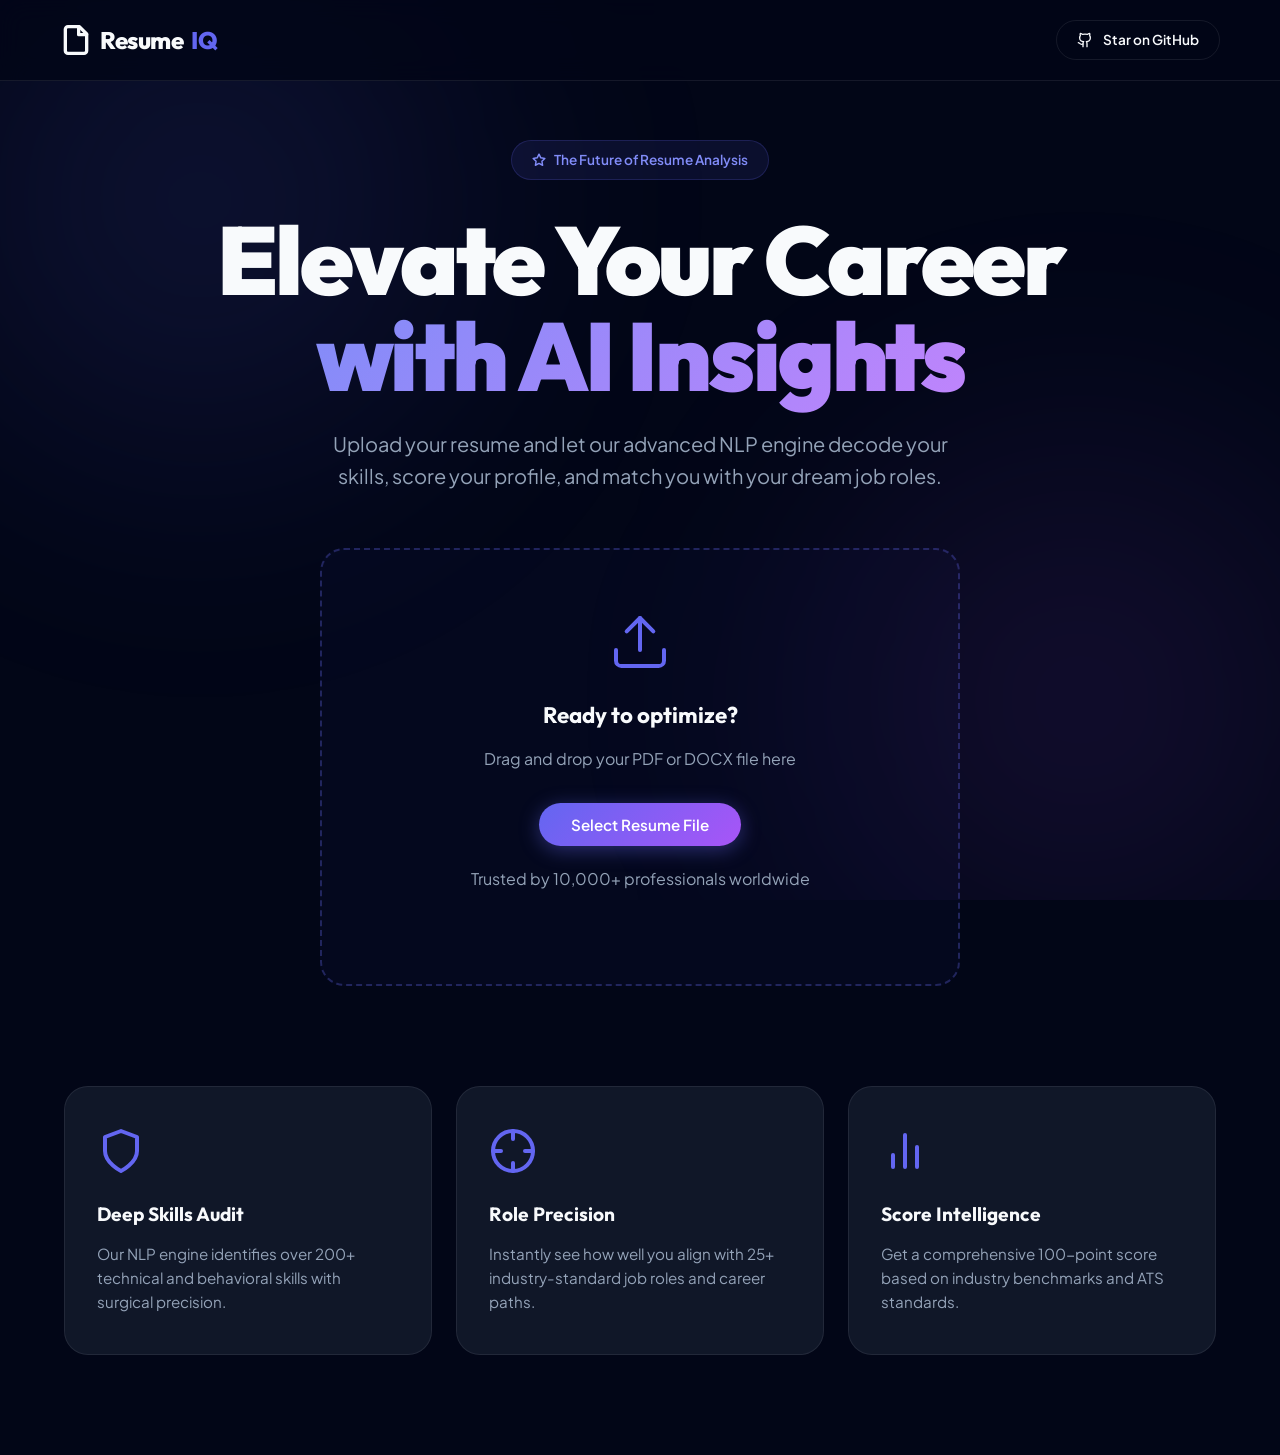
<file: templates/index.html>
<!DOCTYPE html>
<html lang="en">
<head>
  <meta charset="UTF-8"/>
  <meta name="viewport" content="width=device-width, initial-scale=1.0"/>
  <title>ResumeIQ — Premium AI Resume Analyzer</title>
  <meta name="description" content="Unlock your career potential with ResumeIQ. Professional AI-powered resume analysis, skill mapping, and job matching."/>
  <link rel="stylesheet" href="/static/style.css"/>
</head>
<body>

  <!-- Background Blobs -->
  <div class="bg-blobs">
    <div class="blob blob-1"></div>
    <div class="blob blob-2"></div>
  </div>

  <!-- Navigation -->
  <nav class="nav">
    <div class="nav-logo">
      <svg width="32" height="32" viewBox="0 0 24 24" fill="none" stroke="currentColor" stroke-width="2.5" stroke-linecap="round" stroke-linejoin="round">
        <path d="M14.5 2H6a2 2 0 0 0-2 2v16a2 2 0 0 0 2 2h12a2 2 0 0 0 2-2V7.5L14.5 2z"/>
        <polyline points="14 2 14 8 20 8"/>
      </svg>
      Resume<span>IQ</span>
    </div>
    <div class="nav-links">
      <a href="https://github.com" target="_blank" class="btn btn-outline" style="padding:8px 20px; font-size:0.85rem;">
        <svg width="16" height="16" viewBox="0 0 24 24" fill="none" stroke="currentColor" stroke-width="2" stroke-linecap="round" stroke-linejoin="round"><path d="M15 22v-4a4.8 4.8 0 0 0-1-3.5c3 0 6-2 6-5.5.08-1.25-.27-2.48-1-3.5.28-1.15.28-2.35 0-3.5 0 0-1 0-3 1.5-2.64-.5-5.36-.5-8 0C6 2 5 2 5 2c-.3 1.15-.3 2.35 0 3.5A5.403 5.403 0 0 0 4 9c0 3.5 3 5.5 6 5.5-.39.49-.68 1.05-.85 1.65-.17.6-.22 1.23-.15 1.85v4"/><path d="M9 18c-4.51 2-5-2-7-2"/></svg>
        Star on GitHub
      </a>
    </div>
  </nav>

  <!-- Hero Section -->
  <main class="hero">
    <div class="hero-badge">
      <svg width="14" height="14" viewBox="0 0 24 24" fill="none" stroke="currentColor" stroke-width="2.5" stroke-linecap="round" stroke-linejoin="round"><polygon points="12 2 15.09 8.26 22 9.27 17 14.14 18.18 21.02 12 17.77 5.82 21.02 7 14.14 2 9.27 8.91 8.26 12 2"/></svg>
      The Future of Resume Analysis
    </div>

    <h1 class="hero-title">
      Elevate Your Career<br/>
      <span class="grad-text">with AI Insights</span>
    </h1>

    <p class="hero-sub">
      Upload your resume and let our advanced NLP engine decode your skills, 
      score your profile, and match you with your dream job roles.
    </p>

    <!-- Upload Zone -->
    <div class="upload-container">
      <div class="upload-zone" id="uploadZone">
        <svg class="upload-icon" viewBox="0 0 24 24" fill="none" stroke="currentColor" stroke-width="1.5" stroke-linecap="round" stroke-linejoin="round">
          <path d="M21 15v4a2 2 0 0 1-2 2H5a2 2 0 0 1-2-2v-4"/>
          <polyline points="17 8 12 3 7 8"/>
          <line x1="12" y1="3" x2="12" y2="15"/>
        </svg>
        <h3>Ready to optimize?</h3>
        <p>Drag and drop your PDF or DOCX file here</p>
        <button class="btn btn-primary" id="browseBtn" type="button">
          Select Resume File
        </button>
        <input type="file" id="fileInput" accept=".pdf,.docx"/>
        <p class="upload-hint">Trusted by 10,000+ professionals worldwide</p>
        
        <div id="filePreview" style="margin-top:24px; display:none; justify-content:center;">
          <div class="skill-tag" id="fileName" style="background:rgba(99,102,241,0.1); color:var(--accent-1); border-color:rgba(99,102,241,0.3);"></div>
        </div>
      </div>
    </div>

    <!-- Features Grid -->
    <div class="features">
      <div class="feature-card">
        <div class="icon">
          <svg viewBox="0 0 24 24" fill="none" stroke="currentColor" stroke-width="2" stroke-linecap="round" stroke-linejoin="round"><path d="M12 22s8-4 8-10V5l-8-3-8 3v7c0 6 8 10 8 10z"/></svg>
        </div>
        <h4>Deep Skills Audit</h4>
        <p>Our NLP engine identifies over 200+ technical and behavioral skills with surgical precision.</p>
      </div>
      <div class="feature-card">
        <div class="icon">
          <svg viewBox="0 0 24 24" fill="none" stroke="currentColor" stroke-width="2" stroke-linecap="round" stroke-linejoin="round"><circle cx="12" cy="12" r="10"/><line x1="22" y1="12" x2="18" y2="12"/><line x1="6" y1="12" x2="2" y2="12"/><line x1="12" y1="6" x2="12" y2="2"/><line x1="12" y1="22" x2="12" y2="18"/></svg>
        </div>
        <h4>Role Precision</h4>
        <p>Instantly see how well you align with 25+ industry-standard job roles and career paths.</p>
      </div>
      <div class="feature-card">
        <div class="icon">
          <svg viewBox="0 0 24 24" fill="none" stroke="currentColor" stroke-width="2" stroke-linecap="round" stroke-linejoin="round"><line x1="18" y1="20" x2="18" y2="10"/><line x1="12" y1="20" x2="12" y2="4"/><line x1="6" y1="20" x2="6" y2="14"/></svg>
        </div>
        <h4>Score Intelligence</h4>
        <p>Get a comprehensive 100-point score based on industry benchmarks and ATS standards.</p>
      </div>
    </div>
  </main>

  <!-- Analyzing Overlay -->
  <div id="overlay">
    <div class="spinner-container">
      <div class="spinner"></div>
      <div class="spinner-inner"></div>
    </div>
    <p class="overlay-text">Synthesizing Insights…</p>
    <p class="overlay-steps" id="overlayStep">Processing document layers</p>
  </div>

  <!-- Error Toast -->
  <div id="toast">
    <svg width="20" height="20" viewBox="0 0 24 24" fill="none" stroke="currentColor" stroke-width="2" stroke-linecap="round" stroke-linejoin="round"><circle cx="12" cy="12" r="10"/><line x1="12" y1="8" x2="12" y2="12"/><line x1="12" y1="16" x2="12.01" y2="16"/></svg>
    <span id="toastMsg"></span>
  </div>

  <script src="/static/main.js"></script>
</body>
</html>
</file>
<file: static/style.css>
/* ─── Google Font ─────────────────────────────────────────────────────────── */
@import url('https://fonts.googleapis.com/css2?family=Outfit:wght@300;400;500;600;700;800;900&family=Plus+Jakarta+Sans:wght@300;400;500;600;700;800&display=swap');

/* ─── Design Tokens ───────────────────────────────────────────────────────── */
:root {
  --bg:          #020617; /* Deep Slate Blue-Black */
  --bg-2:        #0f172a;
  --bg-3:        #1e293b;
  --glass:       rgba(30, 41, 59, 0.5);
  --glass-border:rgba(255, 255, 255, 0.08);
  --accent-1:    #6366f1; /* Indigo 500 */
  --accent-2:    #10b981; /* Emerald 500 */
  --accent-3:    #f59e0b; /* Amber 500 */
  --grad:        linear-gradient(135deg, #6366f1 0%, #a855f7 100%);
  --grad-text:   linear-gradient(135deg, #818cf8 0%, #c084fc 100%);
  --text-1:      #f8fafc;
  --text-2:      #94a3b8;
  --text-3:      #64748b;
  --danger:      #ef4444;
  --success:     #10b981;
  --warning:     #f59e0b;
  --radius-sm:   10px;
  --radius-md:   16px;
  --radius-lg:   24px;
  --radius-xl:   40px;
  --shadow:      0 10px 40px rgba(0,0,0,0.4);
  --shadow-glow: 0 0 30px rgba(99,102,241,0.2);
  --transition:  0.3s cubic-bezier(0.4, 0, 0.2, 1);
}

/* ─── Reset ───────────────────────────────────────────────────────────────── */
*, *::before, *::after { box-sizing: border-box; margin: 0; padding: 0; }
html { scroll-behavior: smooth; }
body {
  font-family: 'Plus Jakarta Sans', sans-serif;
  background: var(--bg);
  color: var(--text-1);
  min-height: 100vh;
  line-height: 1.6;
  overflow-x: hidden;
}

h1, h2, h3, h4, .nav-logo { font-family: 'Outfit', sans-serif; }

/* ─── Utility ─────────────────────────────────────────────────────────────── */
.grad-text {
  background: var(--grad-text);
  -webkit-background-clip: text;
  -webkit-text-fill-color: transparent;
  background-clip: text;
}
.glass {
  background: var(--glass);
  border: 1px solid var(--glass-border);
  backdrop-filter: blur(16px);
  -webkit-backdrop-filter: blur(16px);
}
.btn {
  display: inline-flex;
  align-items: center;
  justify-content: center;
  gap: 10px;
  padding: 12px 32px;
  border-radius: 50px;
  font-family: inherit;
  font-weight: 600;
  font-size: 0.95rem;
  cursor: pointer;
  border: none;
  transition: var(--transition);
  text-decoration: none;
  position: relative;
  overflow: hidden;
}
.btn::after {
  content: '';
  position: absolute;
  inset: 0;
  background: rgba(255,255,255,0.1);
  opacity: 0;
  transition: var(--transition);
}
.btn:hover::after { opacity: 1; }

.btn-primary {
  background: var(--grad);
  color: #fff;
  box-shadow: 0 4px 20px rgba(99,102,241,0.4);
}
.btn-primary:hover {
  transform: translateY(-2px);
  box-shadow: 0 8px 30px rgba(99,102,241,0.55);
}
.btn-outline {
  background: transparent;
  color: var(--text-1);
  border: 1px solid var(--glass-border);
}
.btn-outline:hover { background: rgba(255,255,255,0.05); }

/* ─── Navigation ──────────────────────────────────────────────────────────── */
.nav {
  position: fixed;
  top: 0; left: 0; right: 0;
  z-index: 100;
  padding: 20px 60px;
  display: flex;
  align-items: center;
  justify-content: space-between;
  background: rgba(2, 6, 23, 0.8);
  backdrop-filter: blur(12px);
  border-bottom: 1px solid var(--glass-border);
}
.nav-logo {
  font-size: 1.5rem;
  font-weight: 800;
  letter-spacing: -0.5px;
  display: flex;
  align-items: center;
  gap: 8px;
}
.nav-logo span { color: var(--accent-1); }

/* ─── Hero Section ────────────────────────────────────────────────────────── */
.hero {
  min-height: 100vh;
  display: flex;
  flex-direction: column;
  align-items: center;
  justify-content: center;
  padding: 140px 24px 100px;
  position: relative;
  text-align: center;
  z-index: 1;
}
.hero-badge {
  display: inline-flex;
  align-items: center;
  gap: 8px;
  padding: 8px 20px;
  border-radius: 50px;
  background: rgba(99, 102, 241, 0.1);
  border: 1px solid rgba(99, 102, 241, 0.2);
  font-size: 0.85rem;
  font-weight: 600;
  color: #818cf8;
  margin-bottom: 32px;
  animation: fadeInDown 0.8s ease both;
}
.hero-title {
  font-size: clamp(3rem, 8vw, 6rem);
  font-weight: 900;
  line-height: 1;
  letter-spacing: -3px;
  margin-bottom: 24px;
  animation: fadeInUp 0.8s ease 0.1s both;
}
.hero-sub {
  font-size: 1.25rem;
  color: var(--text-2);
  max-width: 640px;
  margin: 0 auto 56px;
  animation: fadeInUp 0.8s ease 0.2s both;
}

/* ─── Upload Zone ─────────────────────────────────────────────────────────── */
.upload-container {
  width: 100%;
  max-width: 640px;
  position: relative;
  animation: fadeInUp 1s ease 0.3s both;
}
.upload-zone {
  width: 100%;
  border-radius: var(--radius-lg);
  border: 2px dashed rgba(99, 102, 241, 0.3);
  background: rgba(99, 102, 241, 0.03);
  padding: 60px 40px;
  cursor: pointer;
  transition: var(--transition);
  position: relative;
  overflow: hidden;
}
.upload-zone::before {
  content: '';
  position: absolute;
  inset: 0;
  background: radial-gradient(circle at center, rgba(99, 102, 241, 0.1), transparent);
  opacity: 0;
  transition: var(--transition);
}
.upload-zone:hover::before,
.upload-zone.drag-over::before { opacity: 1; }

.upload-zone:hover,
.upload-zone.drag-over {
  border-color: var(--accent-1);
  background: rgba(99, 102, 241, 0.06);
  box-shadow: var(--shadow-glow);
  transform: translateY(-4px);
}
.upload-icon {
  width: 64px;
  height: 64px;
  margin: 0 auto 24px;
  color: var(--accent-1);
  display: block;
}
.upload-zone h3 { font-size: 1.4rem; font-weight: 700; margin-bottom: 12px; }
.upload-zone p  { color: var(--text-2); font-size: 1rem; margin-bottom: 32px; }
.upload-hint    { color: var(--text-3); font-size: 0.85rem; margin-top: 20px; }
#fileInput      { display: none; }

/* ─── Features Grid ───────────────────────────────────────────────────────── */
.features {
  display: grid;
  grid-template-columns: repeat(auto-fit, minmax(280px, 1fr));
  gap: 24px;
  max-width: 1200px;
  width: 100%;
  margin-top: 100px;
  padding: 0 24px;
  animation: fadeInUp 1s ease 0.5s both;
}
.feature-card {
  padding: 40px 32px;
  border-radius: var(--radius-lg);
  border: 1px solid var(--glass-border);
  background: var(--glass);
  text-align: left;
  transition: var(--transition);
  position: relative;
}
.feature-card:hover {
  border-color: rgba(99, 102, 241, 0.3);
  transform: translateY(-8px);
  box-shadow: var(--shadow);
}
.feature-card .icon {
  width: 48px;
  height: 48px;
  margin-bottom: 24px;
  color: var(--accent-1);
}
.feature-card h4    { font-size: 1.2rem; font-weight: 700; margin-bottom: 12px; color: var(--text-1); }
.feature-card p     { font-size: 0.95rem; color: var(--text-2); line-height: 1.6; }

/* ─── Analyzing Overlay ───────────────────────────────────────────────────── */
#overlay {
  display: none;
  position: fixed;
  inset: 0;
  background: rgba(2, 6, 23, 0.95);
  backdrop-filter: blur(20px);
  z-index: 200;
  flex-direction: column;
  align-items: center;
  justify-content: center;
  gap: 32px;
}
#overlay.active { display: flex; }
.spinner-container { position: relative; width: 100px; height: 100px; }
.spinner {
  width: 100px; height: 100px;
  border-radius: 50%;
  border: 4px solid rgba(255,255,255,0.05);
  border-top-color: var(--accent-1);
  animation: spin 1s cubic-bezier(0.5, 0, 0.5, 1) infinite;
}
.spinner-inner {
  position: absolute;
  inset: 15px;
  border-radius: 50%;
  border: 4px solid rgba(255,255,255,0.05);
  border-bottom-color: var(--accent-2);
  animation: spin 1.5s cubic-bezier(0.5, 0, 0.5, 1) infinite reverse;
}
.overlay-text { font-size: 1.5rem; font-weight: 700; color: var(--text-1); letter-spacing: -0.5px; }
.overlay-steps { font-size: 1rem; color: var(--text-3); font-weight: 500; }

/* ─── Error Toast ─────────────────────────────────────────────────────────── */
#toast {
  display: none;
  position: fixed;
  bottom: 40px; left: 50%;
  transform: translateX(-50%);
  background: #7f1d1d;
  color: #fecaca;
  padding: 16px 32px;
  border-radius: 12px;
  border: 1px solid #991b1b;
  font-weight: 600;
  font-size: 0.95rem;
  z-index: 300;
  box-shadow: 0 20px 50px rgba(0,0,0,0.5);
  animation: toastIn 0.4s cubic-bezier(0.175, 0.885, 0.32, 1.275);
}
#toast.active { display: flex; align-items: center; gap: 12px; }

/* ─── Background Elements ─────────────────────────────────────────────────── */
.bg-blobs {
  position: fixed;
  inset: 0;
  z-index: -1;
  overflow: hidden;
  pointer-events: none;
}
.blob {
  position: absolute;
  width: 800px;
  height: 800px;
  background: radial-gradient(circle, rgba(99, 102, 241, 0.15) 0%, transparent 70%);
  border-radius: 50%;
  filter: blur(100px);
}
.blob-1 { top: -200px; left: -200px; animation: move 20s infinite alternate; }
.blob-2 { bottom: -200px; right: -200px; background: radial-gradient(circle, rgba(168, 85, 247, 0.12) 0%, transparent 70%); animation: move 25s infinite alternate-reverse; }

/* ─── Results Layout ──────────────────────────────────────────────────────── */
.results-container {
  display: flex;
  min-height: 100vh;
  padding-top: 80px;
}
.sidebar {
  width: 320px;
  height: calc(100vh - 80px);
  position: sticky;
  top: 80px;
  padding: 40px;
  border-right: 1px solid var(--glass-border);
  background: rgba(2, 6, 23, 0.4);
  overflow-y: auto;
}
.main-content {
  flex: 1;
  padding: 40px 60px 100px;
  max-width: 1200px;
}

/* ─── Dashboard Components ────────────────────────────────────────────────── */
.section-title {
  font-size: 1.1rem;
  font-weight: 800;
  color: var(--text-1);
  text-transform: uppercase;
  letter-spacing: 1.5px;
  margin-bottom: 24px;
  display: flex;
  align-items: center;
  gap: 12px;
}
.section-title::after {
  content: '';
  flex: 1;
  height: 1px;
  background: var(--glass-border);
}

.panel {
  background: var(--glass);
  border: 1px solid var(--glass-border);
  border-radius: var(--radius-lg);
  padding: 32px;
  margin-bottom: 32px;
  transition: var(--transition);
}
.panel:hover { border-color: rgba(255,255,255,0.12); }

/* ─── Score Display ───────────────────────────────────────────────────────── */
.score-hero {
  display: flex;
  align-items: center;
  gap: 48px;
  margin-bottom: 48px;
}
.score-gauge {
  position: relative;
  width: 180px;
  height: 180px;
}
.gauge-svg { transform: rotate(-90deg); width: 180px; height: 180px; }
.gauge-bg { fill: none; stroke: rgba(255,255,255,0.05); stroke-width: 12; }
.gauge-fill {
  fill: none;
  stroke: url(#scoreGrad);
  stroke-width: 12;
  stroke-linecap: round;
  stroke-dasharray: 502;
  stroke-dashoffset: 502;
  transition: stroke-dashoffset 2s cubic-bezier(0.19, 1, 0.22, 1);
}
.score-val {
  position: absolute;
  inset: 0;
  display: flex;
  flex-direction: column;
  align-items: center;
  justify-content: center;
}
.score-num { font-size: 3.5rem; font-weight: 900; line-height: 1; }
.score-label { font-size: 0.8rem; font-weight: 600; color: var(--text-3); text-transform: uppercase; margin-top: 4px; }

/* ─── Stats Grid ──────────────────────────────────────────────────────────── */
.stats-grid {
  display: grid;
  grid-template-columns: repeat(auto-fit, minmax(200px, 1fr));
  gap: 20px;
  margin-bottom: 48px;
}
.stat-card {
  padding: 24px;
  border-radius: var(--radius-md);
  background: rgba(255,255,255,0.02);
  border: 1px solid var(--glass-border);
}
.stat-card .label { font-size: 0.85rem; color: var(--text-3); font-weight: 600; margin-bottom: 8px; }
.stat-card .value { font-size: 1.8rem; font-weight: 800; color: var(--text-1); }

/* ─── Suggestions ─────────────────────────────────────────────────────────── */
.suggestions-list { display: flex; flex-direction: column; gap: 16px; }
.suggestion-item {
  display: flex;
  gap: 20px;
  padding: 24px;
  border-radius: var(--radius-md);
  background: rgba(255,255,255,0.02);
  border: 1px solid var(--glass-border);
  transition: var(--transition);
}
.suggestion-item:hover { transform: translateX(8px); background: rgba(255,255,255,0.04); }
.suggestion-icon {
  width: 40px; height: 40px;
  border-radius: 10px;
  background: rgba(99, 102, 241, 0.1);
  color: var(--accent-1);
  display: flex;
  align-items: center;
  justify-content: center;
  flex-shrink: 0;
}
.suggestion-content h4 { font-size: 1.1rem; margin-bottom: 6px; }
.suggestion-content p { font-size: 0.9rem; color: var(--text-2); }
.priority-tag {
  display: inline-block;
  padding: 4px 12px;
  border-radius: 4px;
  font-size: 0.7rem;
  font-weight: 800;
  text-transform: uppercase;
  margin-top: 12px;
}
.priority-high { background: rgba(239, 68, 68, 0.1); color: #f87171; }
.priority-medium { background: rgba(245, 158, 11, 0.1); color: #fbbf24; }
.priority-low { background: rgba(16, 185, 129, 0.1); color: #34d399; }

/* ─── Skills Cloud ────────────────────────────────────────────────────────── */
.skills-container { display: flex; flex-wrap: wrap; gap: 10px; }
.skill-tag {
  padding: 6px 16px;
  border-radius: 50px;
  background: rgba(255,255,255,0.03);
  border: 1px solid var(--glass-border);
  font-size: 0.85rem;
  font-weight: 500;
  color: var(--text-2);
  transition: var(--transition);
}
.skill-tag:hover {
  background: var(--accent-1);
  color: #fff;
  border-color: var(--accent-1);
  transform: translateY(-2px);
}

/* ─── Animations ──────────────────────────────────────────────────────────── */
@keyframes spin { to { transform: rotate(360deg); } }
@keyframes move {
  from { transform: translate(0,0); }
  to { transform: translate(100px, 50px); }
}
@keyframes fadeInDown {
  from { opacity: 0; transform: translateY(-20px); }
  to { opacity: 1; transform: translateY(0); }
}
@keyframes fadeInUp {
  from { opacity: 0; transform: translateY(30px); }
  to { opacity: 1; transform: translateY(0); }
}
@keyframes toastIn {
  from { opacity: 0; transform: translate(-50%, 20px) scale(0.9); }
  to { opacity: 1; transform: translate(-50%, 0) scale(1); }
}

/* ─── Responsive ──────────────────────────────────────────────────────────── */
@media (max-width: 1024px) {
  .results-container { flex-direction: column; }
  .sidebar { width: 100%; height: auto; position: relative; top: 0; border-right: none; border-bottom: 1px solid var(--glass-border); }
  .main-content { padding: 40px 24px; }
  .nav { padding: 20px 24px; }
}

@media (max-width: 640px) {
  .hero-title { font-size: 3rem; }
  .hero-sub { font-size: 1.1rem; }
  .score-hero { flex-direction: column; text-align: center; gap: 32px; }
}
</file>
